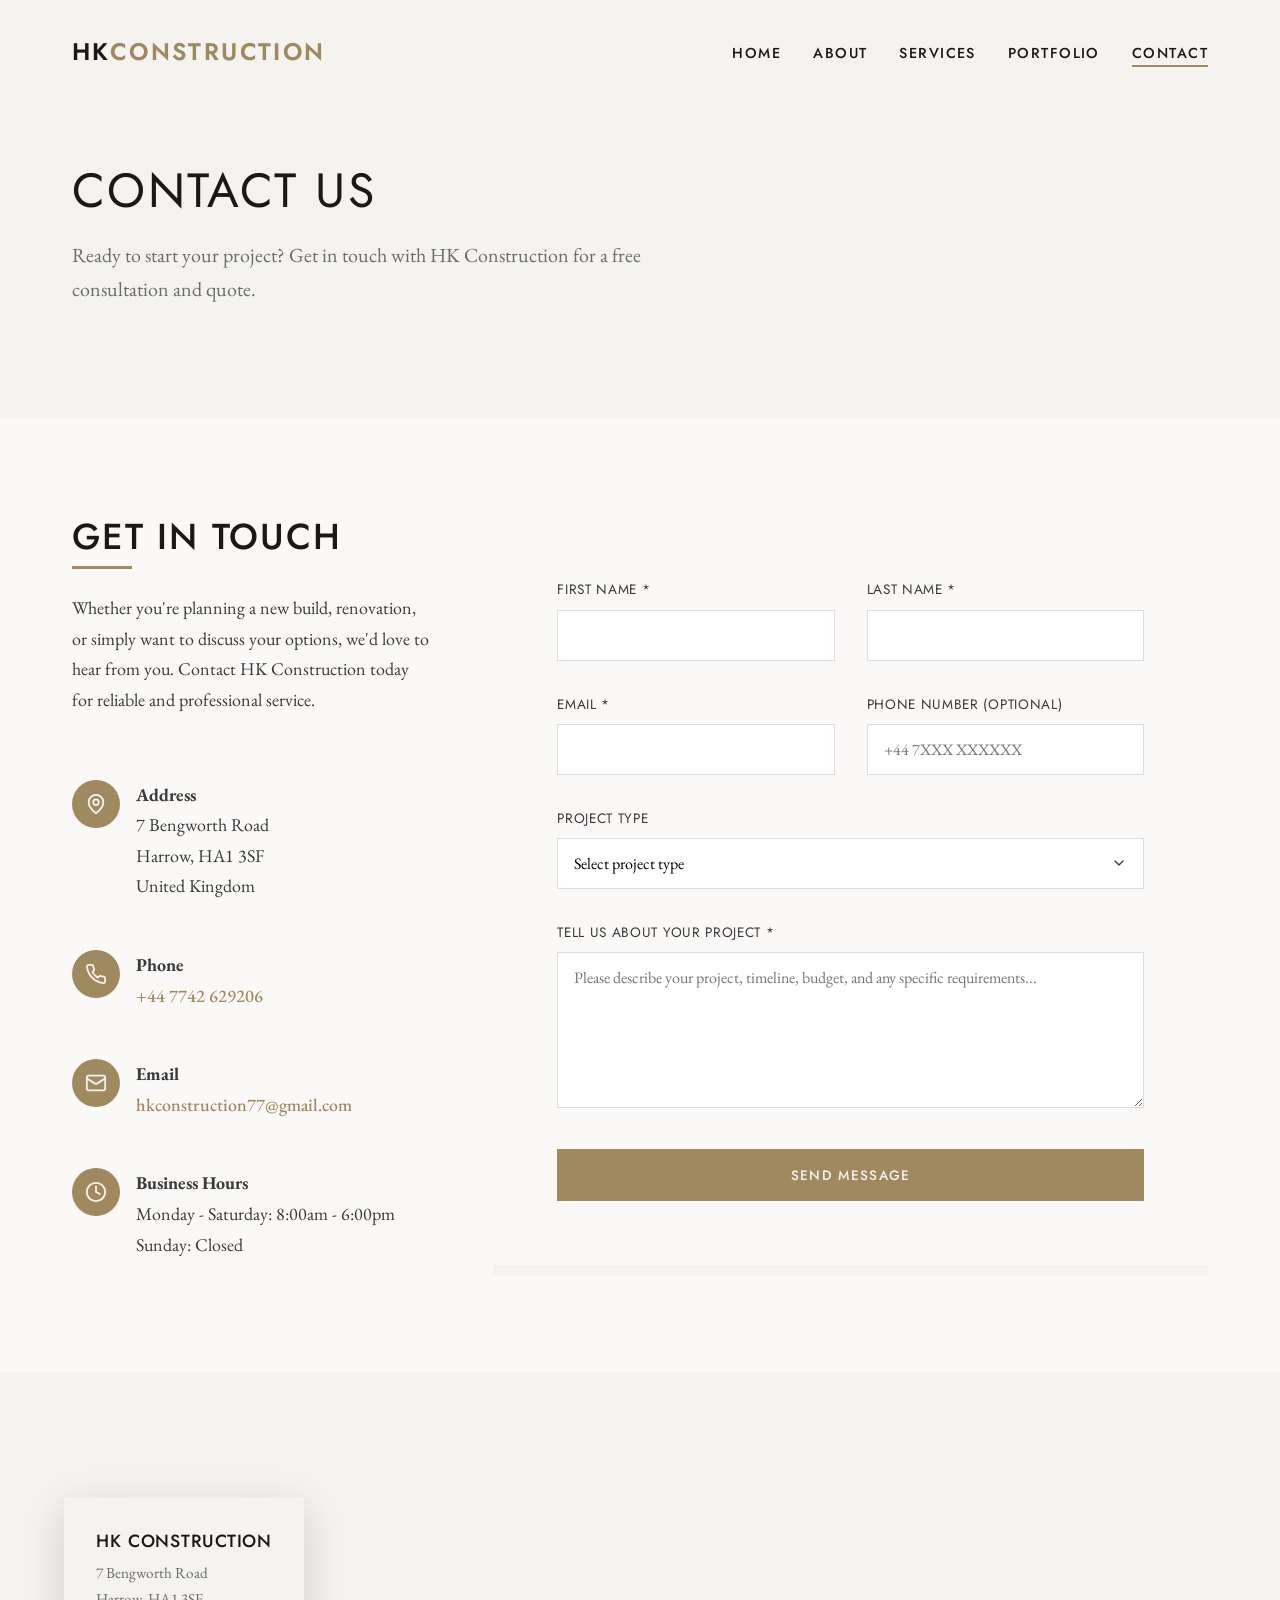
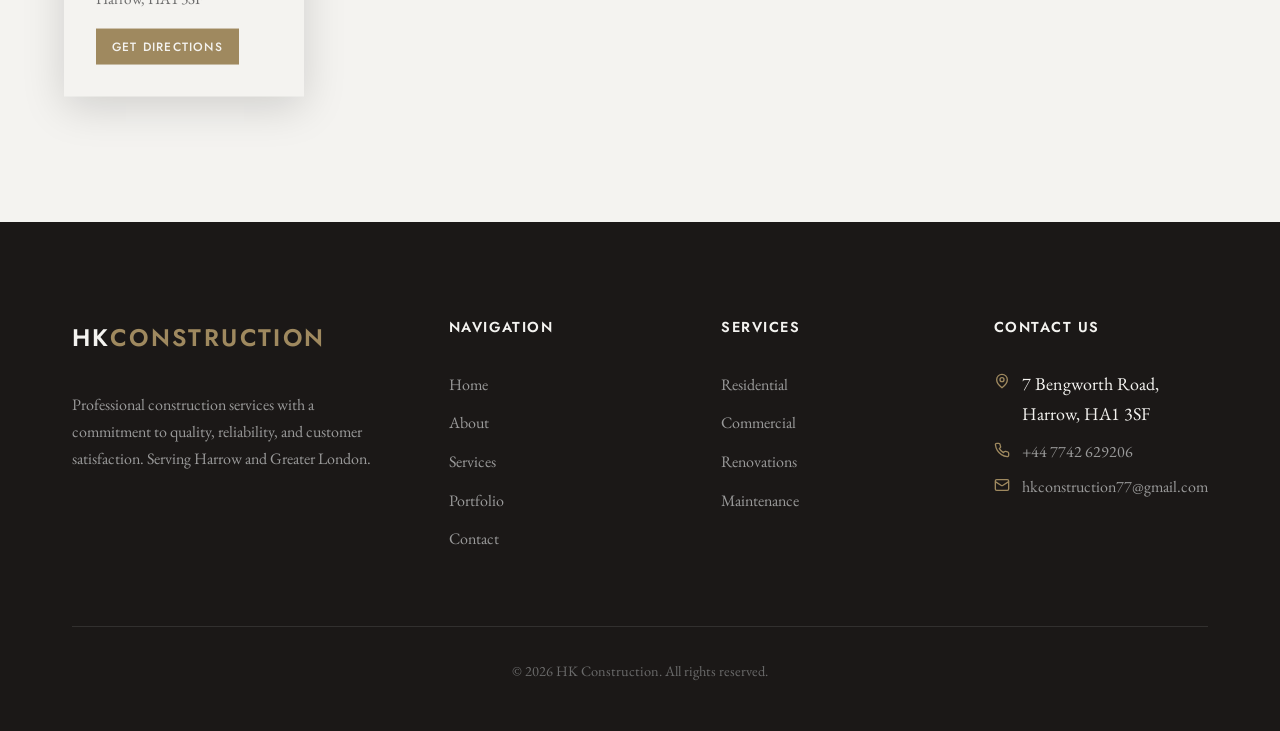
<file: contact.html>
<!DOCTYPE html>
<html lang="en">
<head>
  <meta charset="UTF-8">
  <meta name="viewport" content="width=device-width, initial-scale=1.0">
  <meta name="description" content="Contact HK Construction - Get in touch for a free quote on your construction project in Harrow and Greater London.">
  <title>Contact Us | HK Construction</title>
  <link rel="stylesheet" href="/src/styles.css">
  <link rel="icon" type="image/svg+xml" href=" /public/favicon.svg">
  <!-- Open Graph / Social Sharing -->
  <meta property="og:type" content="website">
  <meta property="og:url" content="https://hk-construction.netlify.app/contact.html">
  <meta property="og:title" content="Contact Us | HK Construction">
  <meta property="og:description" content="Get in touch with HK Construction for a free quote. Based in Harrow — call +44 7742 629206 or email hkconstruction77@gmail.com.">
  <meta property="og:image" content="https://images.unsplash.com/photo-1504307651254-35680f356dfd?w=1200&q=80">
  <meta name="twitter:card" content="summary_large_image">
  <meta name="twitter:title" content="Contact Us | HK Construction">
  <meta name="twitter:description" content="Get in touch with HK Construction for a free quote. Based in Harrow — call +44 7742 629206 or email hkconstruction77@gmail.com.">
  <meta name="twitter:image" content="https://images.unsplash.com/photo-1504307651254-35680f356dfd?w=1200&q=80">
</head>
<body>

  <!-- Header -->
  <header class="header header--scrolled" id="header">
    <div class="header__inner">
      <a href="/" class="logo">HK<span>Construction</span></a>
      <nav class="nav">
        <ul class="nav__list" id="navList">
          <li><a href="/" class="nav__link">Home</a></li>
          <li><a href="/about.html" class="nav__link">About</a></li>
          <li><a href="/services.html" class="nav__link">Services</a></li>
          <li><a href="/portfolio.html" class="nav__link">Portfolio</a></li>
          <li><a href="/contact.html" class="nav__link nav__link--active">Contact</a></li>
        </ul>
        <button class="menu-toggle" id="menuToggle" aria-label="Toggle menu">
          <span></span>
          <span></span>
          <span></span>
        </button>
      </nav>
    </div>
  </header>

  <!-- Page Hero -->
  <section class="page-hero">
    <div class="container">
      <h1>Contact Us</h1>
      <p>Ready to start your project? Get in touch with HK Construction for a free consultation and quote.</p>
    </div>
  </section>

  <!-- Contact Section -->
  <section class="section section--white">
    <div class="container">
      <div class="contact-section">

        <!-- Contact Info -->
        <div class="contact-info">
          <h2>Get In Touch</h2>
          <p>Whether you're planning a new build, renovation, or simply want to discuss your options, we'd love to hear from you. Contact HK Construction today for reliable and professional service.</p>

          <div class="contact-details">
            <ul>
              <li>
                <div class="contact-icon">
                  <svg xmlns="http://www.w3.org/2000/svg" width="24" height="24" viewBox="0 0 24 24" fill="none" stroke="currentColor" stroke-width="2" stroke-linecap="round" stroke-linejoin="round"><path d="M20 10c0 6-8 12-8 12s-8-6-8-12a8 8 0 0 1 16 0Z"/><circle cx="12" cy="10" r="3"/></svg>
                </div>
                <div>
                  <strong>Address</strong><br>
                  7 Bengworth Road<br>
                  Harrow, HA1 3SF<br>
                  United Kingdom
                </div>
              </li>
              <li>
                <div class="contact-icon">
                  <svg xmlns="http://www.w3.org/2000/svg" width="24" height="24" viewBox="0 0 24 24" fill="none" stroke="currentColor" stroke-width="2" stroke-linecap="round" stroke-linejoin="round"><path d="M22 16.92v3a2 2 0 0 1-2.18 2 19.79 19.79 0 0 1-8.63-3.07 19.5 19.5 0 0 1-6-6 19.79 19.79 0 0 1-3.07-8.67A2 2 0 0 1 4.11 2h3a2 2 0 0 1 2 1.72 12.84 12.84 0 0 0 .7 2.81 2 2 0 0 1-.45 2.11L8.09 9.91a16 16 0 0 0 6 6l1.27-1.27a2 2 0 0 1 2.11-.45 12.84 12.84 0 0 0 2.81.7A2 2 0 0 1 22 16.92z"/></svg>
                </div>
                <div>
                  <strong>Phone</strong><br>
                  <a href="tel:+447742629206" class="contact-link">+44 7742 629206</a>
                </div>
              </li>
              <li>
                <div class="contact-icon">
                  <svg xmlns="http://www.w3.org/2000/svg" width="24" height="24" viewBox="0 0 24 24" fill="none" stroke="currentColor" stroke-width="2" stroke-linecap="round" stroke-linejoin="round"><rect width="20" height="16" x="2" y="4" rx="2"/><path d="m22 7-8.97 5.7a1.94 1.94 0 0 1-2.06 0L2 7"/></svg>
                </div>
                <div>
                  <strong>Email</strong><br>
                  <a href="mailto:hkconstruction77@gmail.com" class="contact-link">hkconstruction77@gmail.com</a>
                </div>
              </li>
              <li>
                <div class="contact-icon">
                  <svg xmlns="http://www.w3.org/2000/svg" width="24" height="24" viewBox="0 0 24 24" fill="none" stroke="currentColor" stroke-width="2" stroke-linecap="round" stroke-linejoin="round"><circle cx="12" cy="12" r="10"/><polyline points="12 6 12 12 16 14"/></svg>
                </div>
                <div>
                  <strong>Business Hours</strong><br>
                  Monday - Saturday: 8:00am - 6:00pm<br>
                  Sunday: Closed
                </div>
              </li>
            </ul>
          </div>
        </div>

        <!-- Contact Form -->
        <div class="contact-form-wrapper">
          <form class="contact-form" id="contactForm">

            <!-- Notification box (hidden until form is submitted) -->
            <div class="form-notification" id="formNotification" style="display: none;"></div>

            <div class="form-row">
              <div class="form-group">
                <label for="firstName">First Name *</label>
                <input type="text" id="firstName" name="firstName" required>
                <span class="error-message" id="firstNameError"></span>
              </div>
              <div class="form-group">
                <label for="lastName">Last Name *</label>
                <input type="text" id="lastName" name="lastName" required>
                <span class="error-message" id="lastNameError"></span>
              </div>
            </div>

            <div class="form-row">
              <div class="form-group">
                <label for="email">Email *</label>
                <input type="email" id="email" name="email" required>
                <span class="error-message" id="emailError"></span>
              </div>
              <div class="form-group">
                <label for="phone">Phone Number (Optional)</label>
                <input type="tel" id="phone" name="phone" placeholder="+44 7XXX XXXXXX">
              </div>
            </div>

            <div class="form-group">
              <label for="projectType">Project Type</label>
              <select id="projectType" name="projectType">
                <option value="">Select project type</option>
                <option value="New Build">New Build</option>
                <option value="Extension">Home Extension</option>
                <option value="Renovation">Renovation</option>
                <option value="Commercial">Commercial Build</option>
                <option value="Maintenance">Maintenance &amp; Repairs</option>
                <option value="Other">Other</option>
              </select>
            </div>

            <div class="form-group">
              <label for="message">Tell us about your project *</label>
              <textarea id="message" name="message" rows="6" required placeholder="Please describe your project, timeline, budget, and any specific requirements..."></textarea>
              <span class="error-message" id="messageError"></span>
            </div>

            <button type="submit" class="btn btn--primary btn--full" id="submitBtn">
              <span class="btn-text">Send Message</span>
              <span class="btn-loading" style="display: none;">
                <svg class="spinner" viewBox="0 0 24 24" width="20" height="20">
                  <circle class="spinner-circle" cx="12" cy="12" r="10" fill="none" stroke="currentColor" stroke-width="3"/>
                </svg>
                Sending...
              </span>
            </button>

          </form>
        </div>

      </div>
    </div>
  </section>

  <!-- Google Maps -->
  <section class="section section--cream" style="padding: 0;">
    <div class="map-container">
      <iframe
        src="https://www.google.com/maps/embed?pb=!1m18!1m12!1m3!1d2479.4937553145!2d-0.34290668422557!3d51.57609637963898!2m3!1f0!2f0!3f0!3m2!1i1024!2i768!4f13.1!3m3!1m2!1s0x48761027e9c4e8c9%3A0x0!2s7+Bengworth+Rd%2C+Harrow+HA1+3SF!5e0!3m2!1sen!2suk!4v1711500000000!5m2!1sen!2suk"
        width="100%"
        height="450"
        style="border:0;"
        allowfullscreen=""
        loading="lazy"
        referrerpolicy="no-referrer-when-downgrade"
        title="HK Construction Location - 7 Bengworth Road, Harrow">
      </iframe>
      <div class="map-overlay">
        <div class="map-card">
          <h3>HK Construction</h3>
          <p>7 Bengworth Road<br>Harrow, HA1 3SF</p>
          <a href="https://www.google.com/maps/dir//7+Bengworth+Road,+Harrow+HA1+3SF" target="_blank" rel="noopener noreferrer" class="btn btn--primary btn--small">Get Directions</a>
        </div>
      </div>
    </div>
  </section>

  <!-- Footer -->
  <footer class="footer">
    <div class="container">
      <div class="footer__inner">
        <div class="footer__brand">
          <a href="/" class="logo">HK<span>Construction</span></a>
          <p>Professional construction services with a commitment to quality, reliability, and customer satisfaction. Serving Harrow and Greater London.</p>
        </div>
        <div class="footer__nav">
          <h4 class="footer__heading">Navigation</h4>
          <ul class="footer__links">
            <li><a href="/">Home</a></li>
            <li><a href="/about.html">About</a></li>
            <li><a href="/services.html">Services</a></li>
            <li><a href="/portfolio.html">Portfolio</a></li>
            <li><a href="/contact.html">Contact</a></li>
          </ul>
        </div>
        <div class="footer__services">
          <h4 class="footer__heading">Services</h4>
          <ul class="footer__links">
            <li><a href="/services.html">Residential</a></li>
            <li><a href="/services.html">Commercial</a></li>
            <li><a href="/services.html">Renovations</a></li>
            <li><a href="/services.html">Maintenance</a></li>
          </ul>
        </div>
        <div class="footer__contact">
          <h4 class="footer__heading">Contact Us</h4>
          <ul class="footer__links footer__links--contact">
            <li>
              <svg xmlns="http://www.w3.org/2000/svg" width="16" height="16" viewBox="0 0 24 24" fill="none" stroke="currentColor" stroke-width="2"><path d="M20 10c0 6-8 12-8 12s-8-6-8-12a8 8 0 0 1 16 0Z"/><circle cx="12" cy="10" r="3"/></svg>
              7 Bengworth Road, Harrow, HA1 3SF
            </li>
            <li>
              <svg xmlns="http://www.w3.org/2000/svg" width="16" height="16" viewBox="0 0 24 24" fill="none" stroke="currentColor" stroke-width="2"><path d="M22 16.92v3a2 2 0 0 1-2.18 2 19.79 19.79 0 0 1-8.63-3.07 19.5 19.5 0 0 1-6-6 19.79 19.79 0 0 1-3.07-8.67A2 2 0 0 1 4.11 2h3a2 2 0 0 1 2 1.72 12.84 12.84 0 0 0 .7 2.81 2 2 0 0 1-.45 2.11L8.09 9.91a16 16 0 0 0 6 6l1.27-1.27a2 2 0 0 1 2.11-.45 12.84 12.84 0 0 0 2.81.7A2 2 0 0 1 22 16.92z"/></svg>
              <a href="tel:+447742629206">+44 7742 629206</a>
            </li>
            <li>
              <svg xmlns="http://www.w3.org/2000/svg" width="16" height="16" viewBox="0 0 24 24" fill="none" stroke="currentColor" stroke-width="2"><rect width="20" height="16" x="2" y="4" rx="2"/><path d="m22 7-8.97 5.7a1.94 1.94 0 0 1-2.06 0L2 7"/></svg>
              <a href="mailto:hkconstruction77@gmail.com">hkconstruction77@gmail.com</a>
            </li>
          </ul>
        </div>
      </div>
      <div class="footer__bottom">
        <p>&copy; 2026 HK Construction. All rights reserved.</p>
      </div>
    </div>
  </footer>

  <script>
    // ── Mobile Menu ──────────────────────────────────────────
    var menuToggle = document.getElementById('menuToggle');
    var navList = document.getElementById('navList');
    if (menuToggle && navList) {
      menuToggle.addEventListener('click', function () {
        navList.classList.toggle('active');
        menuToggle.classList.toggle('active');
      });
      navList.querySelectorAll('.nav__link').forEach(function (link) {
        link.addEventListener('click', function () {
          navList.classList.remove('active');
          menuToggle.classList.remove('active');
        });
      });
    }

    // ── Header scroll effect ─────────────────────────────────
    var header = document.getElementById('header');
    if (header) {
      window.addEventListener('scroll', function () {
        header.classList.toggle('header--scrolled', window.scrollY > 100);
      });
    }

    // ── Contact Form ─────────────────────────────────────────
    var contactForm     = document.getElementById('contactForm');
    var formNotification = document.getElementById('formNotification');
    var submitBtn       = document.getElementById('submitBtn');
    var btnText         = submitBtn.querySelector('.btn-text');
    var btnLoading      = submitBtn.querySelector('.btn-loading');

    function showNotification(message, type) {
      formNotification.textContent = message;
      formNotification.className = 'form-notification form-notification--' + type;
      formNotification.style.display = 'block';
      formNotification.scrollIntoView({ behavior: 'smooth', block: 'center' });
    }

    function showError(id, message) {
      var err = document.getElementById(id + 'Error');
      var inp = document.getElementById(id);
      if (err) { err.textContent = message; err.style.display = 'block'; }
      if (inp) { inp.classList.add('input-error'); }
    }

    function clearError(id) {
      var err = document.getElementById(id + 'Error');
      var inp = document.getElementById(id);
      if (err) { err.textContent = ''; err.style.display = 'none'; }
      if (inp) { inp.classList.remove('input-error'); }
    }

    function setLoading(on) {
      btnText.style.display    = on ? 'none'        : 'inline';
      btnLoading.style.display = on ? 'inline-flex' : 'none';
      submitBtn.disabled       = on;
    }

    function validateForm() {
      var ok = true;
      ['firstName','lastName','email','message'].forEach(clearError);

      var firstName = document.getElementById('firstName').value.trim();
      var lastName  = document.getElementById('lastName').value.trim();
      var email     = document.getElementById('email').value.trim();
      var message   = document.getElementById('message').value.trim();

      if (!firstName) { showError('firstName', 'Please enter your first name'); ok = false; }
      if (!lastName)  { showError('lastName',  'Please enter your last name');  ok = false; }
      if (!email) {
        showError('email', 'Please enter your email address'); ok = false;
      } else if (!/^[^\s@]+@[^\s@]+\.[^\s@]+$/.test(email)) {
        showError('email', 'Please enter a valid email address'); ok = false;
      }
      if (!message) {
        showError('message', 'Please tell us about your project'); ok = false;
      } else if (message.length < 10) {
        showError('message', 'Please provide more details (at least 10 characters)'); ok = false;
      }
      return ok;
    }

    // Clear errors as user types
    ['firstName','lastName','email','message'].forEach(function(id) {
      var el = document.getElementById(id);
      if (el) el.addEventListener('input', function() { clearError(id); });
    });

    // Form submit — sends directly to Formspree → your Gmail
    contactForm.addEventListener('submit', function (e) {
      e.preventDefault();
      if (!validateForm()) return;

      setLoading(true);

      var data = new FormData(contactForm);

      fetch('https://formspree.io/f/xzdkdwyl', {
        method:  'POST',
        headers: { 'Accept': 'application/json' },
        body:    data
      })
      .then(function (response) {
        if (response.ok) {
          showNotification('Your message has been sent! We will be in touch soon.', 'success');
          contactForm.reset();
        } else {
          showNotification('Something went wrong. Please email us directly at hkconstruction77@gmail.com', 'error');
        }
        setLoading(false);
      })
      .catch(function () {
        showNotification('Something went wrong. Please email us directly at hkconstruction77@gmail.com', 'error');
        setLoading(false);
      });
    });
  </script>

</body>
</html>
</file>
<file: src/styles.css>
/* --- Google Fonts --- */
@import url('https://fonts.googleapis.com/css2?family=EB+Garamond:ital,wght@0,400;0,500;0,600;1,400;1,500&family=Jost:wght@300;400;500;600;700&display=swap');

/* --- CSS Variables --- */
:root {
  --color-cream: #f4f3f0;
  --color-cream-light: #faf9f7;
  --color-dark: #1b1817;
  --color-gold: #9f895f;
  --color-gold-light: #b5a47a;
  --color-text: #3a3a3a;
  --color-text-light: #6b6b6b;
  --color-white: #ffffff;

  --font-heading: 'Jost', sans-serif;
  --font-body: 'EB Garamond', serif;

  --spacing-xs: 0.5rem;
  --spacing-sm: 1rem;
  --spacing-md: 2rem;
  --spacing-lg: 4rem;
  --spacing-xl: 6rem;

  --transition: all 0.3s ease;
  --max-width: 1200px;
}

/* --- Reset & Base --- */
*, *::before, *::after {
  margin: 0;
  padding: 0;
  box-sizing: border-box;
}

html {
  scroll-behavior: smooth;
  font-size: 16px;
}

body {
  font-family: var(--font-body);
  font-size: 1.125rem;
  line-height: 1.7;
  color: var(--color-text);
  background-color: var(--color-cream);
}

img {
  max-width: 100%;
  height: auto;
  display: block;
}

a {
  color: inherit;
  text-decoration: none;
  transition: var(--transition);
}

ul {
  list-style: none;
}

/* --- Typography --- */
h1, h2, h3, h4, h5, h6 {
  font-family: var(--font-heading);
  font-weight: 500;
  line-height: 1.3;
  color: var(--color-dark);
  text-transform: uppercase;
  letter-spacing: 0.05em;
}

h1 {
  font-size: clamp(2rem, 5vw, 3rem);
  font-weight: 400;
}

h2 {
  font-size: clamp(1.5rem, 4vw, 2.25rem);
  margin-bottom: var(--spacing-md);
  position: relative;
  display: inline-block;
}

h2::after {
  content: '';
  position: absolute;
  bottom: -0.75rem;
  left: 0;
  width: 60px;
  height: 3px;
  background-color: var(--color-gold);
}

h3 {
  font-size: 1.25rem;
  color: var(--color-gold);
  margin-bottom: var(--spacing-sm);
}

p {
  margin-bottom: var(--spacing-sm);
}

/* --- Container --- */
.container {
  max-width: var(--max-width);
  margin: 0 auto;
  padding: 0 var(--spacing-md);
}

/* --- Section --- */
section {
  padding: var(--spacing-xl) 0;
}

.section--cream {
  background-color: var(--color-cream);
}

.section--white {
  background-color: var(--color-cream-light);
}

.section--dark {
  background-color: var(--color-dark);
  color: var(--color-cream);
}

.section--dark h2,
.section--dark h3 {
  color: var(--color-cream);
}

/* --- Header & Navigation --- */
.header {
  position: fixed;
  top: 0;
  left: 0;
  right: 0;
  z-index: 1000;
  background-color: transparent;
  transition: var(--transition);
}

.header--scrolled {
  background-color: var(--color-cream);
  box-shadow: 0 2px 20px rgba(0, 0, 0, 0.08);
}

.header__inner {
  display: flex;
  justify-content: space-between;
  align-items: center;
  padding: var(--spacing-md) var(--spacing-md);
  max-width: var(--max-width);
  margin: 0 auto;
}

.logo {
  font-family: var(--font-heading);
  font-size: 1.5rem;
  font-weight: 600;
  letter-spacing: 0.1em;
  text-transform: uppercase;
  color: var(--color-dark);
}

.logo span {
  color: var(--color-gold);
}

.nav__list {
  display: flex;
  gap: var(--spacing-md);
}

.nav__link {
  font-family: var(--font-heading);
  font-size: 0.9rem;
  font-weight: 500;
  text-transform: uppercase;
  letter-spacing: 0.1em;
  color: var(--color-dark);
  position: relative;
}

.nav__link::after {
  content: '';
  position: absolute;
  bottom: -4px;
  left: 0;
  width: 0;
  height: 2px;
  background-color: var(--color-gold);
  transition: var(--transition);
}

.nav__link:hover::after,
.nav__link--active::after {
  width: 100%;
}

.nav__lang {
  margin-left: var(--spacing-md);
  padding-left: var(--spacing-md);
  border-left: 1px solid var(--color-text-light);
}

.nav__lang a {
  font-family: var(--font-heading);
  font-size: 0.85rem;
  text-transform: uppercase;
  color: var(--color-text-light);
}

.nav__lang a:hover,
.nav__lang a.active {
  color: var(--color-gold);
}

/* Mobile Menu Toggle */
.menu-toggle {
  display: none;
  flex-direction: column;
  gap: 5px;
  background: none;
  border: none;
  cursor: pointer;
  padding: 10px;
}

.menu-toggle span {
  width: 25px;
  height: 2px;
  background-color: var(--color-dark);
  transition: var(--transition);
}

/* --- Hero Section --- */
.hero {
  min-height: 100vh;
  display: flex;
  align-items: center;
  position: relative;
  background-size: cover;
  background-position: center;
  background-repeat: no-repeat;
}

.hero::before {
  content: '';
  position: absolute;
  inset: 0;
  background: linear-gradient(135deg, rgba(27, 24, 23, 0.7) 0%, rgba(27, 24, 23, 0.3) 100%);
}

.hero__content {
  position: relative;
  z-index: 1;
  color: var(--color-cream);
  max-width: 600px;
}

.hero__subtitle {
  font-family: var(--font-heading);
  font-size: 0.9rem;
  font-weight: 400;
  text-transform: uppercase;
  letter-spacing: 0.2em;
  color: var(--color-gold);
  margin-bottom: var(--spacing-sm);
}

.hero__title {
  color: var(--color-cream);
  margin-bottom: var(--spacing-md);
}

.hero__description {
  font-size: 1.25rem;
  margin-bottom: var(--spacing-md);
  opacity: 0.9;
}

/* --- Page Hero (for inner pages) --- */
.page-hero {
  padding-top: 160px;
  padding-bottom: var(--spacing-xl);
  background-color: var(--color-cream);
}

.page-hero h1 {
  margin-bottom: var(--spacing-sm);
}

.page-hero p {
  font-size: 1.25rem;
  color: var(--color-text-light);
  max-width: 600px;
}

/* --- Buttons --- */
.btn {
  display: inline-block;
  font-family: var(--font-heading);
  font-size: 0.85rem;
  font-weight: 500;
  text-transform: uppercase;
  letter-spacing: 0.1em;
  padding: 1rem 2rem;
  border: none;
  cursor: pointer;
  transition: var(--transition);
}

.btn--primary {
  background-color: var(--color-gold);
  color: var(--color-cream);
}

.btn--primary:hover {
  background-color: var(--color-gold-light);
}

.btn--outline {
  background-color: transparent;
  border: 2px solid var(--color-gold);
  color: var(--color-gold);
}

.btn--outline:hover {
  background-color: var(--color-gold);
  color: var(--color-cream);
}

.btn--dark {
  background-color: var(--color-dark);
  color: var(--color-cream);
}

.btn--dark:hover {
  background-color: #2a2625;
}

/* --- Blockquote --- */
blockquote {
  position: relative;
  padding-left: var(--spacing-md);
  border-left: 3px solid var(--color-gold);
  font-style: italic;
  font-size: 1.125rem;
  color: var(--color-text);
  margin: var(--spacing-md) 0;
}

blockquote cite {
  display: block;
  margin-top: var(--spacing-sm);
  font-style: normal;
  font-weight: 600;
  color: var(--color-gold);
}

/* --- Grid Layouts --- */
.grid {
  display: grid;
  gap: var(--spacing-md);
}

.grid--2 {
  grid-template-columns: repeat(2, 1fr);
}

.grid--3 {
  grid-template-columns: repeat(3, 1fr);
}

.grid--4 {
  grid-template-columns: repeat(4, 1fr);
}

/* --- Service Cards --- */
.service-card {
  padding: var(--spacing-md);
}

.service-card h3 {
  font-size: 1.1rem;
  margin-bottom: var(--spacing-sm);
}

.service-card p {
  color: var(--color-text-light);
  font-size: 1rem;
}

/* --- Feature Section --- */
.features {
  display: grid;
  grid-template-columns: repeat(3, 1fr);
  gap: var(--spacing-lg);
  margin-top: var(--spacing-lg);
}

.feature h3 {
  font-size: 1.1rem;
  margin-bottom: var(--spacing-sm);
}

.feature p {
  color: var(--color-text-light);
}

/* --- About Section --- */
.about-content {
  display: grid;
  grid-template-columns: 1fr 1fr;
  gap: var(--spacing-lg);
  align-items: center;
}

.about-text h2::after {
  bottom: -0.5rem;
}

/* --- Portfolio Grid --- */
.portfolio-grid {
  display: grid;
  grid-template-columns: repeat(3, 1fr);
  gap: var(--spacing-md);
}

.portfolio-item {
  position: relative;
  overflow: hidden;
  aspect-ratio: 4/3;
}

.portfolio-item img {
  width: 100%;
  height: 100%;
  object-fit: cover;
  transition: var(--transition);
}

.portfolio-item:hover img {
  transform: scale(1.05);
}

.portfolio-item__overlay {
  position: absolute;
  inset: 0;
  background: linear-gradient(to top, rgba(27, 24, 23, 0.8), transparent);
  opacity: 0;
  transition: var(--transition);
  display: flex;
  align-items: flex-end;
  padding: var(--spacing-md);
}

.portfolio-item:hover .portfolio-item__overlay {
  opacity: 1;
}

.portfolio-item__title {
  color: var(--color-cream);
  font-size: 1.2rem;
  text-transform: none;
}

.portfolio-item__category {
  color: var(--color-gold);
  font-family: var(--font-heading);
  font-size: 0.85rem;
  text-transform: uppercase;
  letter-spacing: 0.1em;
}

/* --- Testimonial --- */
.testimonial {
  max-width: 800px;
  margin: 0 auto;
  text-align: center;
  padding: var(--spacing-lg) 0;
}

.testimonial blockquote {
  border: none;
  padding: 0;
  font-size: 1.5rem;
  font-style: italic;
}

.testimonial blockquote::before {
  content: '"';
  display: block;
  font-size: 4rem;
  color: var(--color-gold);
  line-height: 1;
  margin-bottom: var(--spacing-sm);
}

/* --- Contact Section Enhancements --- */
.contact-icon {
  flex-shrink: 0;
  width: 48px;
  height: 48px;
  background-color: var(--color-gold);
  border-radius: 50%;
  display: flex;
  align-items: center;
  justify-content: center;
  color: var(--color-cream);
}

.contact-icon svg {
  width: 22px;
  height: 22px;
}

.contact-details ul {
  display: flex;
  flex-direction: column;
  gap: var(--spacing-md);
}

.contact-details li {
  display: flex;
  align-items: flex-start;
  gap: var(--spacing-md);
  margin-bottom: 0;
}

.contact-link {
  color: var(--color-gold);
  font-weight: 500;
  transition: var(--transition);
}

.contact-link:hover {
  color: var(--color-gold-light);
  text-decoration: underline;
}

/* --- Form Enhancements --- */
.contact-form-wrapper {
  background-color: var(--color-cream);
}

.form-notification {
  padding: 1rem 1.25rem;
  border-radius: 4px;
  margin-bottom: var(--spacing-md);
  font-family: var(--font-heading);
  font-size: 0.95rem;
  font-weight: 500;
}

.form-notification--success {
  background-color: #d4edda;
  color: #155724;
  border: 1px solid #c3e6cb;
}

.form-notification--error {
  background-color: #f8d7da;
  color: #721c24;
  border: 1px solid #f5c6cb;
}

.form-notification--info {
  background-color: #fff3cd;
  color: #856404;
  border: 1px solid #ffeeba;
}

.error-message {
  display: none;
  color: #dc3545;
  font-size: 0.85rem;
  margin-top: 0.25rem;
  font-family: var(--font-heading);
}

.input-error {
  border-color: #dc3545 !important;
}

.form-group select {
  width: 100%;
  padding: 0.875rem 1rem;
  font-family: var(--font-body);
  font-size: 1rem;
  border: 1px solid #ddd;
  background-color: var(--color-white);
  transition: var(--transition);
  cursor: pointer;
  appearance: none;
  background-image: url("data:image/svg+xml,%3Csvg xmlns='http://www.w3.org/2000/svg' width='24' height='24' viewBox='0 0 24 24' fill='none' stroke='%233a3a3a' stroke-width='2' stroke-linecap='round' stroke-linejoin='round'%3E%3Cpath d='m6 9 6 6 6-6'/%3E%3C/svg%3E");
  background-repeat: no-repeat;
  background-position: right 1rem center;
  background-size: 16px;
}

.form-group select:focus {
  outline: none;
  border-color: var(--color-gold);
}

.btn--full {
  width: 100%;
  display: flex;
  align-items: center;
  justify-content: center;
  gap: 0.5rem;
}

.btn--small {
  padding: 0.5rem 1rem;
  font-size: 0.75rem;
}

.btn-loading {
  display: inline-flex;
  align-items: center;
  gap: 0.5rem;
}

.spinner {
  animation: spin 1s linear infinite;
}

.spinner-circle {
  stroke-dasharray: 50;
  stroke-dashoffset: 20;
}

@keyframes spin {
  from {
    transform: rotate(0deg);
  }
  to {
    transform: rotate(360deg);
  }
}

.btn:disabled {
  opacity: 0.7;
  cursor: not-allowed;
}

/* --- Map Section --- */
.map-container {
  position: relative;
  width: 100%;
  height: 450px;
}

.map-container iframe {
  position: absolute;
  top: 0;
  left: 0;
  width: 100%;
  height: 100%;
}

.map-overlay {
  position: absolute;
  top: 50%;
  left: var(--spacing-lg);
  transform: translateY(-50%);
  z-index: 10;
}

.map-card {
  background-color: var(--color-cream);
  padding: var(--spacing-md);
  box-shadow: 0 10px 40px rgba(0, 0, 0, 0.15);
  max-width: 280px;
}

.map-card h3 {
  font-size: 1.1rem;
  margin-bottom: var(--spacing-xs);
  color: var(--color-dark);
}

.map-card p {
  color: var(--color-text-light);
  font-size: 0.95rem;
  margin-bottom: var(--spacing-sm);
}

/* --- Footer Contact with Icons --- */
.footer__links--contact li {
  display: flex;
  align-items: flex-start;
  gap: 0.75rem;
  margin-bottom: var(--spacing-sm);
}

.footer__links--contact svg {
  flex-shrink: 0;
  margin-top: 4px;
  color: var(--color-gold);
}

.footer__links--contact a {
  color: #9a9a9a;
  transition: var(--transition);
}

.footer__links--contact a:hover {
  color: var(--color-gold);
}

/* --- Contact Form --- */
.contact-section {
  display: grid;
  grid-template-columns: 1fr 2fr;
  gap: var(--spacing-lg);
}

.contact-info h2::after {
  bottom: -0.5rem;
}

.contact-info p {
  margin-bottom: var(--spacing-md);
}

.contact-details {
  margin-top: var(--spacing-lg);
}

.contact-details li {
  margin-bottom: var(--spacing-sm);
  display: flex;
  align-items: flex-start;
  gap: var(--spacing-sm);
}

.contact-form {
  background-color: var(--color-cream-light);
  padding: var(--spacing-lg);
}

.form-group {
  margin-bottom: var(--spacing-md);
}

.form-group label {
  display: block;
  font-family: var(--font-heading);
  font-size: 0.85rem;
  text-transform: uppercase;
  letter-spacing: 0.05em;
  margin-bottom: var(--spacing-xs);
  color: var(--color-text);
}

.form-group input,
.form-group textarea {
  width: 100%;
  padding: 0.875rem 1rem;
  font-family: var(--font-body);
  font-size: 1rem;
  border: 1px solid #ddd;
  background-color: var(--color-white);
  transition: var(--transition);
}

.form-group input:focus,
.form-group textarea:focus {
  outline: none;
  border-color: var(--color-gold);
}

.form-group textarea {
  resize: vertical;
  min-height: 150px;
}

.form-row {
  display: grid;
  grid-template-columns: 1fr 1fr;
  gap: var(--spacing-md);
}

/* --- Footer --- */
.footer {
  background-color: var(--color-dark);
  color: var(--color-cream);
  padding: var(--spacing-xl) 0 var(--spacing-md);
}

.footer__inner {
  display: grid;
  grid-template-columns: 1.5fr 1fr 1fr 1fr;
  gap: var(--spacing-lg);
}

.footer__brand .logo {
  color: var(--color-cream);
  margin-bottom: var(--spacing-md);
  display: block;
}

.footer__brand p {
  color: #9a9a9a;
  font-size: 1rem;
}

.footer__heading {
  font-family: var(--font-heading);
  font-size: 0.9rem;
  font-weight: 600;
  text-transform: uppercase;
  letter-spacing: 0.1em;
  color: var(--color-cream);
  margin-bottom: var(--spacing-md);
}

.footer__links li {
  margin-bottom: var(--spacing-xs);
}

.footer__links a {
  color: #9a9a9a;
  font-size: 1rem;
  transition: var(--transition);
}

.footer__links a:hover {
  color: var(--color-gold);
}

.footer__bottom {
  margin-top: var(--spacing-lg);
  padding-top: var(--spacing-md);
  border-top: 1px solid rgba(255, 255, 255, 0.1);
  text-align: center;
  color: #6a6a6a;
  font-size: 0.9rem;
}

/* --- CTA Section --- */
.cta {
  text-align: center;
  background-color: var(--color-dark);
  padding: var(--spacing-xl) var(--spacing-md);
}

.cta h2 {
  color: var(--color-cream);
  margin-bottom: var(--spacing-md);
}

.cta h2::after {
  left: 50%;
  transform: translateX(-50%);
}

.cta p {
  color: #9a9a9a;
  max-width: 600px;
  margin: 0 auto var(--spacing-md);
}

/* --- Team Grid --- */
.team-grid {
  display: grid;
  grid-template-columns: repeat(4, 1fr);
  gap: var(--spacing-md);
}

.team-member {
  text-align: center;
}

.team-member__image {
  aspect-ratio: 1;
  overflow: hidden;
  margin-bottom: var(--spacing-sm);
  background-color: #ddd;
}

.team-member__image img {
  width: 100%;
  height: 100%;
  object-fit: cover;
}

.team-member h3 {
  color: var(--color-dark);
  font-size: 1rem;
}

.team-member p {
  color: var(--color-text-light);
  font-size: 0.95rem;
}

/* --- Stats Section --- */
.stats {
  display: grid;
  grid-template-columns: repeat(4, 1fr);
  gap: var(--spacing-md);
  text-align: center;
}

.stat__number {
  font-family: var(--font-heading);
  font-size: 3rem;
  font-weight: 300;
  color: var(--color-gold);
  line-height: 1;
  margin-bottom: var(--spacing-xs);
}

.stat__label {
  font-family: var(--font-heading);
  font-size: 0.85rem;
  text-transform: uppercase;
  letter-spacing: 0.1em;
  color: var(--color-text-light);
}

/* --- Responsive Design --- */
@media (max-width: 1024px) {
  .grid--3 {
    grid-template-columns: repeat(2, 1fr);
  }

  .grid--4 {
    grid-template-columns: repeat(2, 1fr);
  }

  .footer__inner {
    grid-template-columns: 1fr 1fr;
  }

  .features {
    grid-template-columns: repeat(2, 1fr);
  }

  .portfolio-grid {
    grid-template-columns: repeat(2, 1fr);
  }

  .team-grid {
    grid-template-columns: repeat(2, 1fr);
  }

  .stats {
    grid-template-columns: repeat(2, 1fr);
  }
}

@media (max-width: 768px) {
  .nav__list {
    display: none;
    position: absolute;
    top: 100%;
    left: 0;
    right: 0;
    background-color: var(--color-cream);
    flex-direction: column;
    padding: var(--spacing-md);
    box-shadow: 0 10px 30px rgba(0, 0, 0, 0.1);
  }

  .nav__list.active {
    display: flex;
  }

  .nav__lang {
    margin: 0;
    padding: 0;
    border: none;
    padding-top: var(--spacing-md);
    border-top: 1px solid #eee;
    margin-top: var(--spacing-md);
  }

  .menu-toggle {
    display: flex;
  }

  .grid--2,
  .grid--3 {
    grid-template-columns: 1fr;
  }

  .about-content {
    grid-template-columns: 1fr;
  }

  .contact-section {
    grid-template-columns: 1fr;
  }

  .form-row {
    grid-template-columns: 1fr;
  }

  .footer__inner {
    grid-template-columns: 1fr;
    text-align: center;
  }

  .features {
    grid-template-columns: 1fr;
  }

  .portfolio-grid {
    grid-template-columns: 1fr;
  }

  .team-grid {
    grid-template-columns: 1fr;
  }

  .stats {
    grid-template-columns: repeat(2, 1fr);
  }

  .hero__content {
    padding: var(--spacing-md);
  }
}

@media (max-width: 480px) {
  html {
    font-size: 14px;
  }

  .stats {
    grid-template-columns: 1fr;
  }
}

@media (max-width: 768px) {
  .map-overlay {
    position: relative;
    top: auto;
    left: auto;
    transform: none;
    padding: var(--spacing-md);
  }

  .map-container {
    height: auto;
    display: flex;
    flex-direction: column;
  }

  .map-container iframe {
    position: relative;
    height: 300px;
  }

  .map-card {
    max-width: 100%;
    box-shadow: none;
    background-color: var(--color-cream);
  }

  .contact-icon {
    width: 40px;
    height: 40px;
  }

  .contact-icon svg {
    width: 18px;
    height: 18px;
  }
}

@media (max-width: 480px) {
  .contact-details li {
    flex-direction: column;
    align-items: flex-start;
    gap: var(--spacing-sm);
  }
}
</file>
